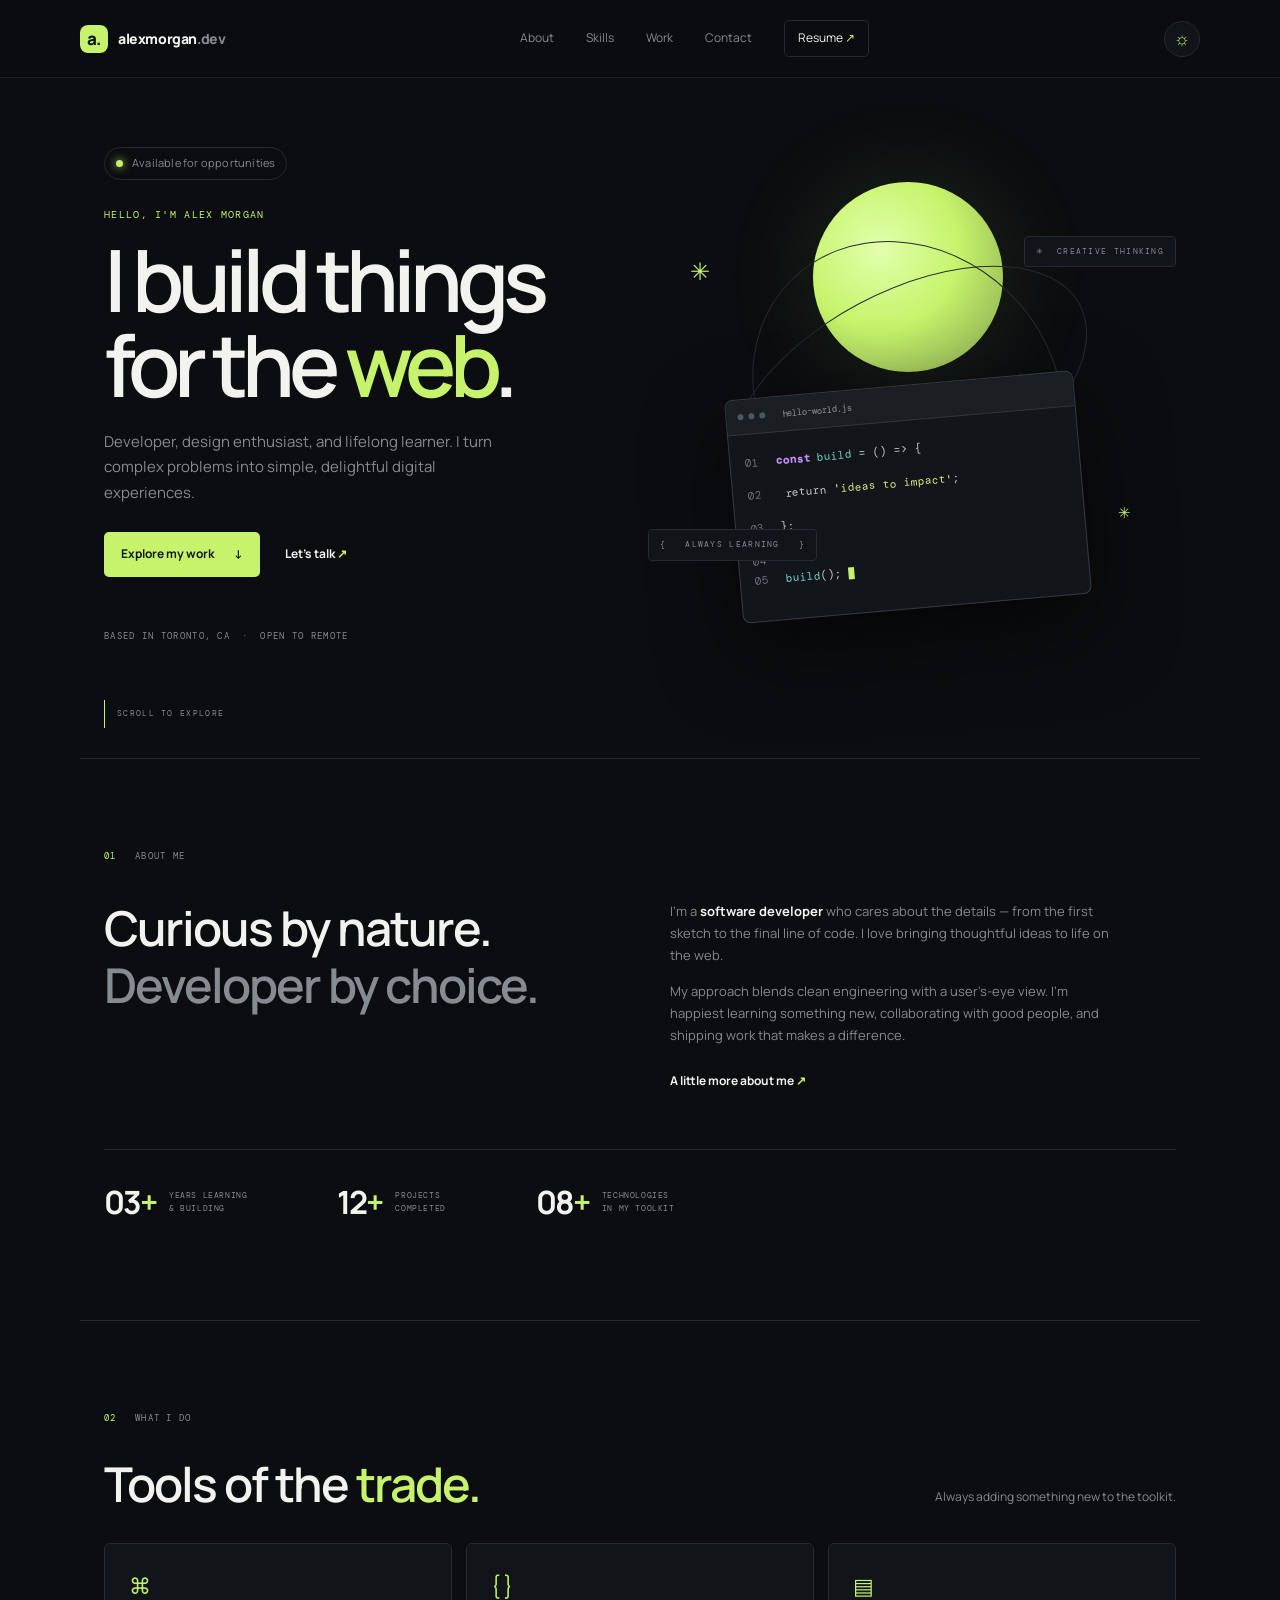
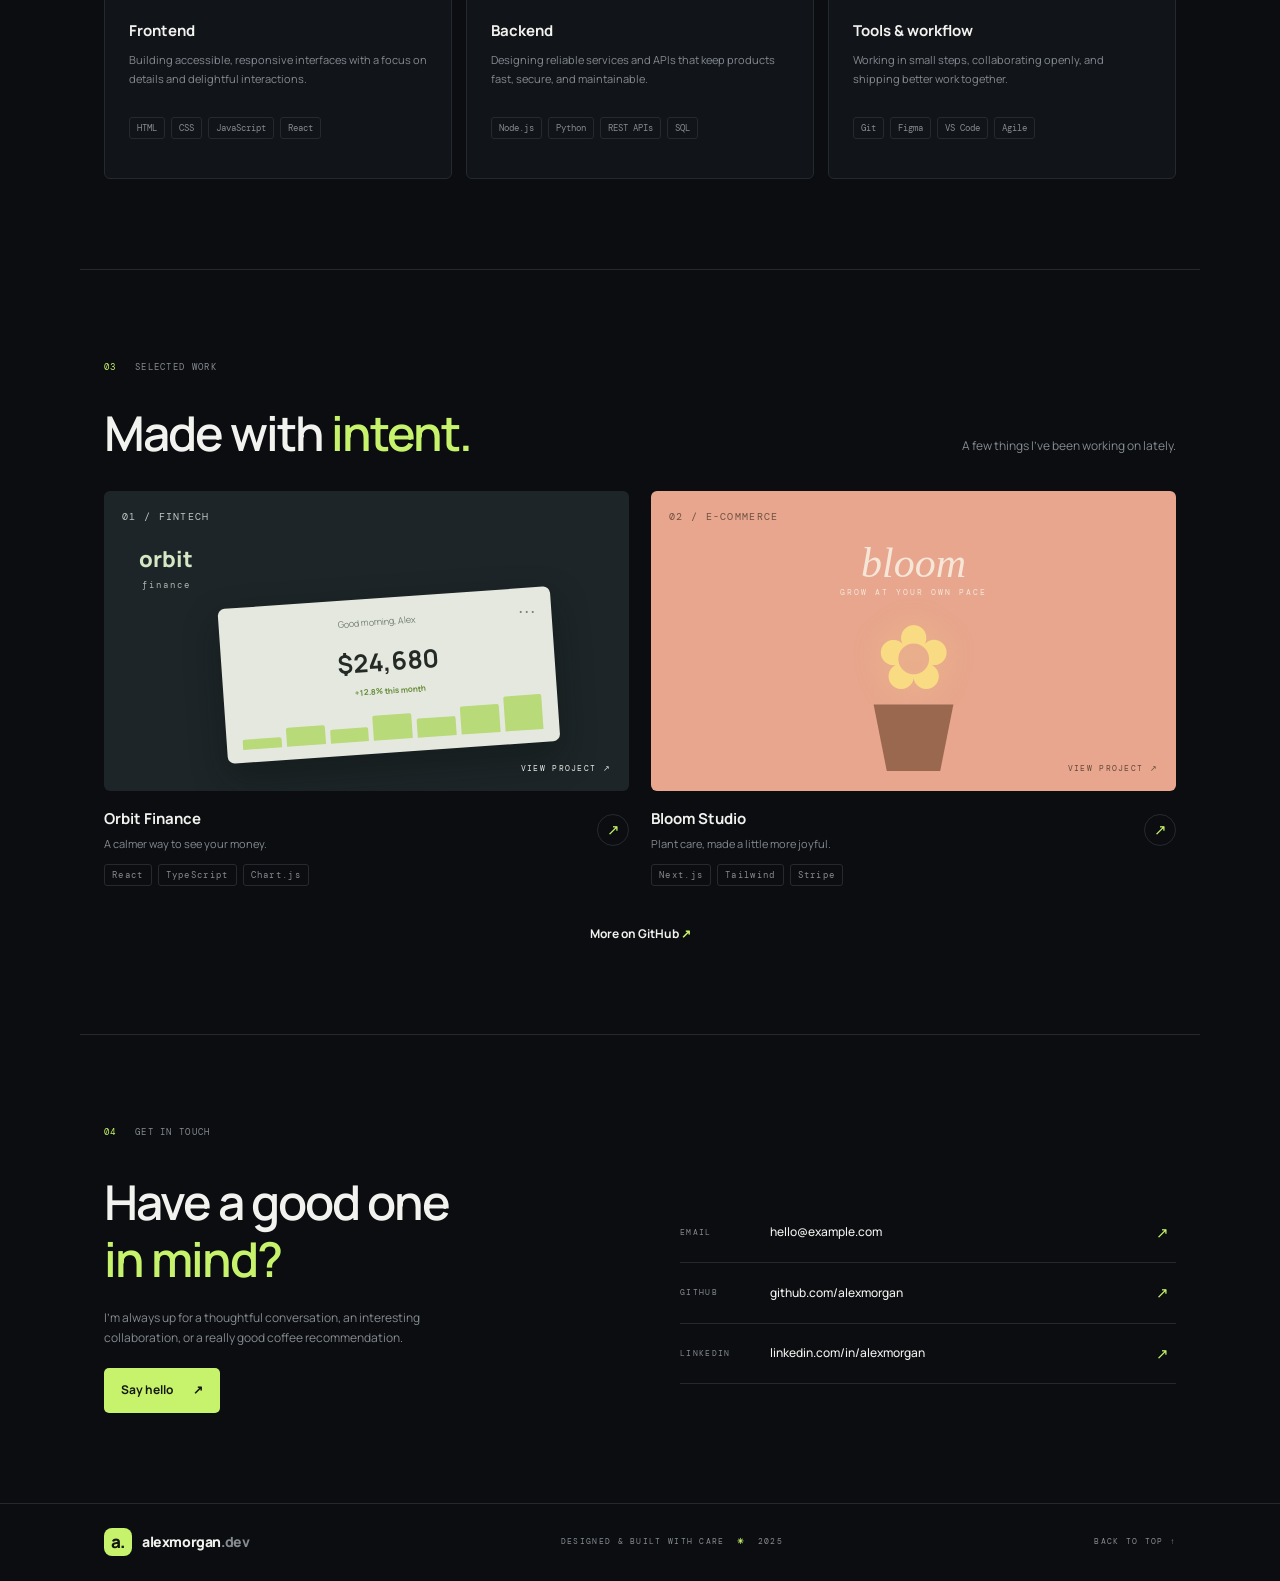
<file: 01-portfolio/index.html>
<!doctype html>
<html lang="en">
<head>
  <meta charset="utf-8">
  <meta name="viewport" content="width=device-width, initial-scale=1">
  <meta name="theme-color" content="#0b0d10">
  <meta name="description" content="A curious developer building thoughtful digital experiences.">
  <title>Alex Morgan — Developer</title>
  <link rel="preconnect" href="https://fonts.googleapis.com">
  <link rel="preconnect" href="https://fonts.gstatic.com" crossorigin>
  <link href="https://fonts.googleapis.com/css2?family=DM+Mono:wght@400;500&family=Manrope:wght@400;500;600;700;800&display=swap" rel="stylesheet">
  <link rel="stylesheet" href="styles.css">
  <script src="script.js" defer></script>
</head>
<body>
  <a class="skip-link" href="#main">Skip to content</a>
  <header class="site-header">
    <a class="brand" href="#top" aria-label="Alex Morgan home"><span class="brand-mark">a.</span><span>alexmorgan<span class="muted">.dev</span></span></a>
    <button class="menu-toggle" aria-label="Open navigation" aria-expanded="false" aria-controls="primary-nav"><span></span><span></span></button>
    <nav id="primary-nav" class="nav" aria-label="Main navigation">
      <a href="#about">About</a><a href="#skills">Skills</a><a href="#work">Work</a><a href="#contact">Contact</a>
      <a class="resume-link" href="resume.pdf" download>Resume <span>↗</span></a>
    </nav>
    <button class="theme-toggle" aria-label="Switch to light theme" title="Toggle theme"><span class="theme-icon">☼</span></button>
  </header>
  <main id="main">
    <section class="hero section-wrap" id="top">
      <div class="hero-copy">
        <div class="availability"><span class="pulse"></span> Available for opportunities</div>
        <p class="eyebrow">HELLO, I'M ALEX MORGAN</p>
        <h1>I build things<br>for the <span class="accent">web<span class="period">.</span></span></h1>
        <p class="hero-intro">Developer, design enthusiast, and lifelong learner. I turn complex problems into simple, delightful digital experiences.</p>
        <div class="hero-actions"><a class="button button-primary" href="#work">Explore my work <span>↓</span></a><a class="text-link" href="#contact">Let's talk <span>↗</span></a></div>
        <div class="hero-meta"><span>BASED IN TORONTO, CA</span><span>·</span><span>OPEN TO REMOTE</span></div>
      </div>
      <div class="hero-art" aria-label="Abstract illustration of a developer workspace">
        <div class="orbit orbit-one"></div><div class="orbit orbit-two"></div>
        <div class="art-sun"></div>
        <div class="code-card"><div class="code-top"><span></span><span></span><span></span><small>hello-world.js</small></div><div class="code-lines"><p><i>01</i> <b>const</b> <em>build</em> = () =&gt; {</p><p><i>02</i> &nbsp;return <strong>'ideas to impact'</strong>;</p><p><i>03</i> };</p><p class="code-gap"><i>04</i></p><p><i>05</i> <em>build</em>(); <span class="cursor"></span></p></div></div>
        <div class="floating-tag tag-top">✳&nbsp; CREATIVE THINKING</div><div class="floating-tag tag-bottom">{ &nbsp; ALWAYS LEARNING &nbsp; }</div>
        <div class="art-star star-a">✳</div><div class="art-star star-b">✳</div>
      </div>
      <a class="scroll-cue" href="#about"><span class="scroll-line"></span> SCROLL TO EXPLORE</a>
    </section>
    <section class="about section-wrap section-block" id="about">
      <div class="section-label"><span>01</span> ABOUT ME</div><div class="about-content"><h2>Curious by nature.<br><span class="muted">Developer by choice.</span></h2><div class="about-text"><p>I'm a <strong>software developer</strong> who cares about the details — from the first sketch to the final line of code. I love bringing thoughtful ideas to life on the web.</p><p>My approach blends clean engineering with a user's-eye view. I'm happiest learning something new, collaborating with good people, and shipping work that makes a difference.</p><a class="text-link" href="#contact">A little more about me <span>↗</span></a></div></div>
      <div class="stats"><div><strong>03<span>+</span></strong><small>YEARS LEARNING<br>& BUILDING</small></div><div><strong>12<span>+</span></strong><small>PROJECTS<br>COMPLETED</small></div><div><strong>08<span>+</span></strong><small>TECHNOLOGIES<br>IN MY TOOLKIT</small></div></div>
    </section>
    <section class="skills section-wrap section-block" id="skills"><div class="section-label"><span>02</span> WHAT I DO</div><div class="section-heading"><h2>Tools of the <span class="accent">trade.</span></h2><p>Always adding something new to the toolkit.</p></div><div class="skills-grid">
      <article class="skill-card"><div class="skill-icon">⌘</div><h3>Frontend</h3><p>Building accessible, responsive interfaces with a focus on details and delightful interactions.</p><div class="chips"><span>HTML</span><span>CSS</span><span>JavaScript</span><span>React</span></div></article>
      <article class="skill-card"><div class="skill-icon">{ }</div><h3>Backend</h3><p>Designing reliable services and APIs that keep products fast, secure, and maintainable.</p><div class="chips"><span>Node.js</span><span>Python</span><span>REST APIs</span><span>SQL</span></div></article>
      <article class="skill-card"><div class="skill-icon">▤</div><h3>Tools & workflow</h3><p>Working in small steps, collaborating openly, and shipping better work together.</p><div class="chips"><span>Git</span><span>Figma</span><span>VS Code</span><span>Agile</span></div></article>
    </div></section>
    <section class="work section-wrap section-block" id="work"><div class="section-label"><span>03</span> SELECTED WORK</div><div class="section-heading"><h2>Made with <span class="accent">intent.</span></h2><p>A few things I've been working on lately.</p></div><div class="projects-grid">
      <article class="project-card"><button class="project-visual visual-orbit" data-project="0" aria-label="View details for Orbit Finance"><span class="visual-caption">01 / FINTECH</span><div class="orbit-logo">orbit<span>finance</span></div><div class="visual-window"><div class="window-head">Good morning, Alex <span>•••</span></div><div class="window-balance">$24,680<small>+12.8% this month</small></div><div class="chart"><span></span><span></span><span></span><span></span><span></span><span></span><span></span></div></div><span class="view-project">VIEW PROJECT ↗</span></button><div class="project-info"><div><h3>Orbit Finance</h3><p>A calmer way to see your money.</p></div><button class="project-arrow" data-project="0" aria-label="View Orbit Finance details">↗</button></div><div class="project-tags"><span>React</span><span>TypeScript</span><span>Chart.js</span></div></article>
      <article class="project-card"><button class="project-visual visual-bloom" data-project="1" aria-label="View details for Bloom Studio"><span class="visual-caption">02 / E-COMMERCE</span><div class="bloom-word">bloom<span>GROW AT YOUR OWN PACE</span></div><div class="bloom-pot"><div class="bloom-flower">✿</div><div class="pot"></div></div><span class="view-project">VIEW PROJECT ↗</span></button><div class="project-info"><div><h3>Bloom Studio</h3><p>Plant care, made a little more joyful.</p></div><button class="project-arrow" data-project="1" aria-label="View Bloom Studio details">↗</button></div><div class="project-tags"><span>Next.js</span><span>Tailwind</span><span>Stripe</span></div></article>
    </div><a class="all-projects text-link" href="https://github.com/" target="_blank" rel="noreferrer">More on GitHub <span>↗</span></a></section>
    <section class="contact section-wrap section-block" id="contact"><div class="section-label"><span>04</span> GET IN TOUCH</div><div class="contact-layout"><div><h2>Have a good one<br><span class="accent">in mind?</span></h2><p>I'm always up for a thoughtful conversation, an interesting collaboration, or a really good coffee recommendation.</p><a class="button button-primary" href="mailto:hello@example.com">Say hello <span>↗</span></a></div><div class="contact-links"><a href="mailto:hello@example.com"><span>EMAIL</span><strong>hello@example.com</strong><i>↗</i></a><a href="https://github.com/" target="_blank" rel="noreferrer"><span>GITHUB</span><strong>github.com/alexmorgan</strong><i>↗</i></a><a href="https://linkedin.com/" target="_blank" rel="noreferrer"><span>LINKEDIN</span><strong>linkedin.com/in/alexmorgan</strong><i>↗</i></a></div></div></section>
  </main>
  <footer class="site-footer"><a class="brand" href="#top"><span class="brand-mark">a.</span><span>alexmorgan<span class="muted">.dev</span></span></a><span>DESIGNED & BUILT WITH CARE <b>✳</b> 2025</span><a href="#top">BACK TO TOP ↑</a></footer>
  <dialog class="project-modal" aria-labelledby="modal-title"><button class="modal-close" aria-label="Close details">×</button><p class="eyebrow" id="modal-type"></p><h2 id="modal-title"></h2><p id="modal-description"></p><div class="modal-stack" id="modal-stack"></div><a class="text-link" id="modal-link" href="#" target="_blank" rel="noreferrer">View project <span>↗</span></a></dialog>
</body>
</html>
</file>
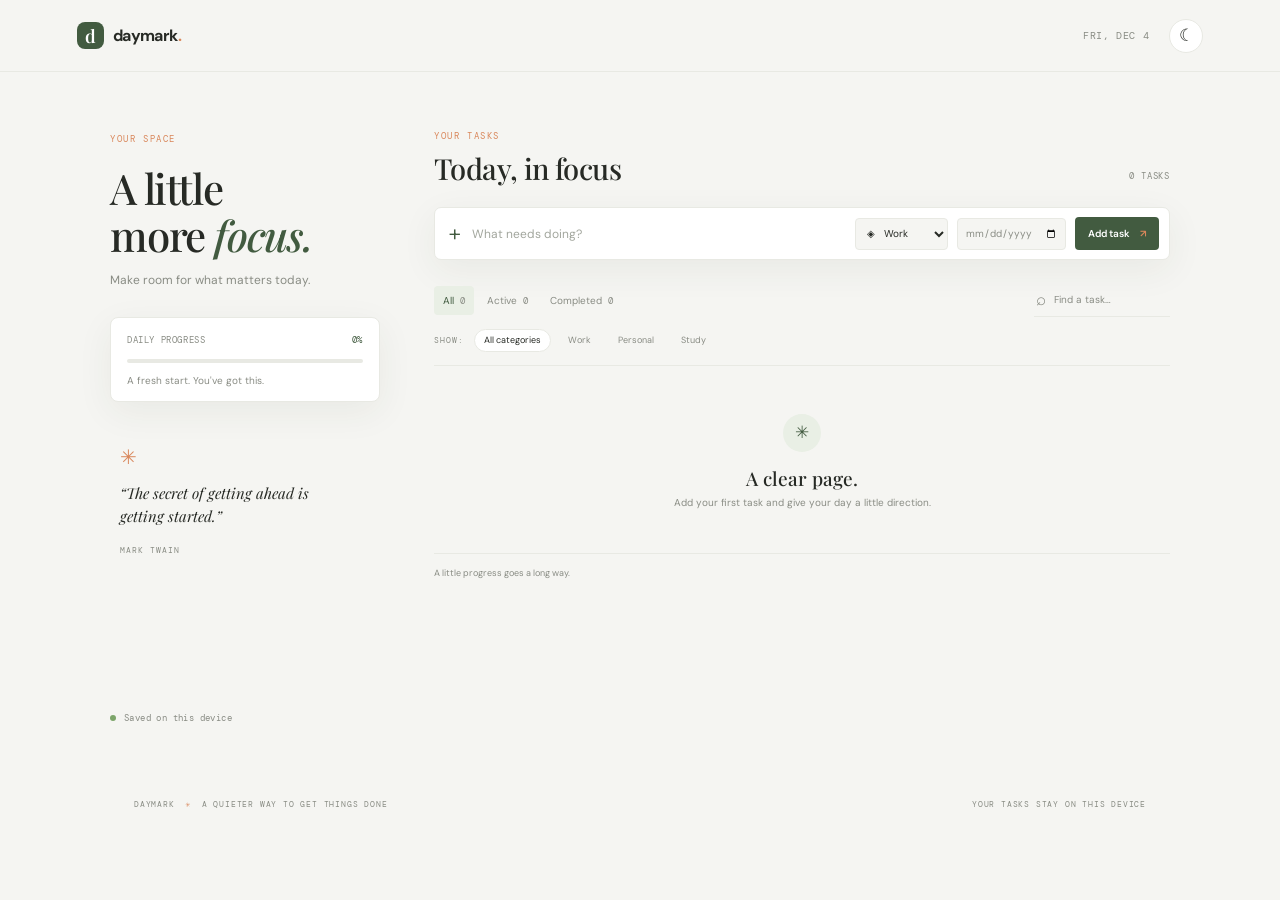
<file: 02-task-manager/index.html>
<!doctype html>
<html lang="en">
<head>
  <meta charset="utf-8">
  <meta name="viewport" content="width=device-width, initial-scale=1">
  <meta name="theme-color" content="#f5f5f2">
  <meta name="description" content="A quiet space to plan your day and keep moving.">
  <title>Daymark — Make space for what matters</title>
  <link rel="preconnect" href="https://fonts.googleapis.com">
  <link rel="preconnect" href="https://fonts.gstatic.com" crossorigin>
  <link href="https://fonts.googleapis.com/css2?family=DM+Mono:wght@400;500&family=DM+Sans:wght@400;500;600;700&family=Playfair+Display:wght@500;600&display=swap" rel="stylesheet">
  <link rel="stylesheet" href="styles.css">
  <script src="app.js" defer></script>
</head>
<body>
  <header class="topbar">
    <a class="brand" href="#" aria-label="Daymark home"><span class="brand-icon">d</span><span>daymark<span class="brand-period">.</span></span></a>
    <div class="topbar-right"><span class="today-label" id="today-label"></span><button class="icon-button theme-button" id="theme-button" type="button" aria-label="Switch to dark theme" title="Toggle theme">☾</button></div>
  </header>
  <main class="app-shell">
    <aside class="sidebar" aria-label="Task overview">
      <div class="greeting"><span class="eyebrow">YOUR SPACE</span><h1>A little<br>more <em>focus.</em></h1><p>Make room for what matters today.</p></div>
      <div class="progress-card"><div class="progress-top"><span>DAILY PROGRESS</span><span id="progress-label">0%</span></div><div class="progress-track"><span id="progress-bar"></span></div><p id="progress-caption">A fresh start. You've got this.</p></div>
      <div class="sidebar-note"><span class="note-mark">✳</span><p>“The secret of getting ahead is getting started.”</p><small>MARK TWAIN</small></div>
      <div class="storage-note"><span class="storage-dot"></span> Saved on this device</div>
    </aside>
    <section class="workspace" aria-label="Tasks">
      <div class="workspace-heading"><div><span class="eyebrow">YOUR TASKS</span><h2 id="list-heading">Today, in focus</h2></div><span class="task-count" id="task-count">0 TASKS</span></div>
      <form class="task-form" id="task-form">
        <label class="sr-only" for="task-title">What needs doing?</label><span class="form-plus" aria-hidden="true">+</span><input id="task-title" name="title" type="text" maxlength="120" placeholder="What needs doing?" autocomplete="off" required>
        <label class="sr-only" for="task-category">Category</label><select id="task-category" name="category"><option value="Work">◈ &nbsp; Work</option><option value="Personal">○ &nbsp; Personal</option><option value="Study">△ &nbsp; Study</option></select>
        <label class="sr-only" for="task-due">Due date</label><input class="date-input" id="task-due" name="due" type="date" aria-label="Due date, optional" title="Due date (optional)">
        <button class="add-button" type="submit">Add task <span>↗</span></button>
      </form>
      <div class="toolbar"><div class="filters" role="group" aria-label="Filter tasks"><button class="filter-button active" type="button" data-filter="all" aria-pressed="true">All <span id="all-count">0</span></button><button class="filter-button" type="button" data-filter="active" aria-pressed="false">Active <span id="active-count">0</span></button><button class="filter-button" type="button" data-filter="completed" aria-pressed="false">Completed <span id="completed-count">0</span></button></div><label class="search-box"><span aria-hidden="true">⌕</span><input id="search-input" type="search" placeholder="Find a task…" aria-label="Search tasks"></label></div>
      <div class="category-row" aria-label="Filter by category"><span>SHOW:</span><button class="category-filter selected" type="button" data-category="All" aria-pressed="true">All categories</button><button class="category-filter" type="button" data-category="Work" aria-pressed="false">Work</button><button class="category-filter" type="button" data-category="Personal" aria-pressed="false">Personal</button><button class="category-filter" type="button" data-category="Study" aria-pressed="false">Study</button></div>
      <ul class="task-list" id="task-list" aria-live="polite"></ul>
      <div class="empty-state" id="empty-state"><div class="empty-icon">✳</div><h3 id="empty-title">A clear page.</h3><p id="empty-copy">Add your first task and give your day a little direction.</p></div>
      <div class="list-footer"><span id="footer-summary">A little progress goes a long way.</span><button id="clear-completed" type="button" hidden>Clear completed</button></div>
    </section>
  </main>
  <dialog class="edit-dialog" id="edit-dialog" aria-labelledby="edit-heading"><form id="edit-form"><div class="dialog-heading"><div><span class="eyebrow">MAKE A CHANGE</span><h2 id="edit-heading">Edit task</h2></div><button class="icon-button close-dialog" type="button" aria-label="Close">×</button></div><label for="edit-title">Task</label><input id="edit-title" name="title" maxlength="120" required><div class="edit-fields"><div><label for="edit-category">Category</label><select id="edit-category" name="category"><option>Work</option><option>Personal</option><option>Study</option></select></div><div><label for="edit-due">Due date</label><input id="edit-due" name="due" type="date"></div></div><div class="dialog-actions"><button class="cancel-button" type="button">Cancel</button><button class="add-button" type="submit">Save changes <span>↗</span></button></div></form></dialog>
  <footer><span>DAYMARK <b>✳</b> A QUIETER WAY TO GET THINGS DONE</span><span>YOUR TASKS STAY ON THIS DEVICE</span></footer>
</body>
</html>
</file>
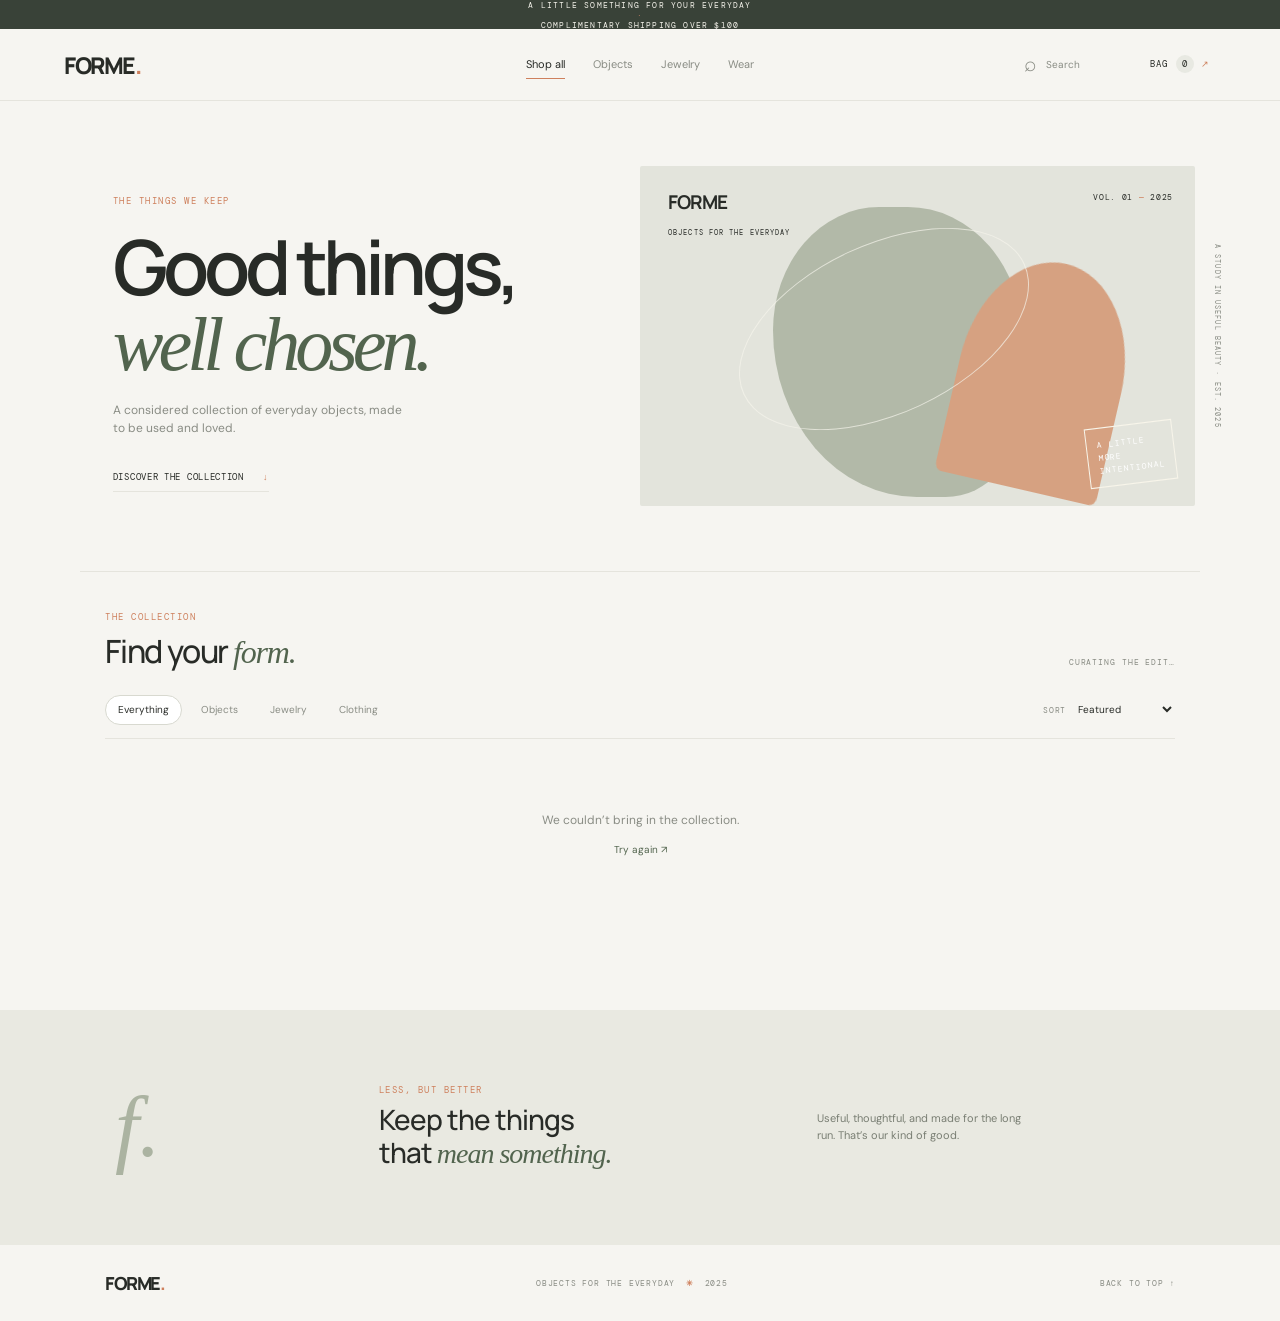
<file: 04-storefront/index.html>
<!doctype html>
<html lang="en">
<head>
  <meta charset="utf-8"><meta name="viewport" content="width=device-width, initial-scale=1"><meta name="theme-color" content="#f6f5f1">
  <meta name="description" content="Objects for the everyday. Shop a considered collection of essentials.">
  <title>FORME — Objects for the everyday</title>
  <link rel="preconnect" href="https://fonts.googleapis.com"><link rel="preconnect" href="https://fonts.gstatic.com" crossorigin>
  <link href="https://fonts.googleapis.com/css2?family=DM+Mono:wght@400;500&family=DM+Sans:wght@400;500;600;700&family=Manrope:wght@400;500;600;700;800&display=swap" rel="stylesheet">
  <link rel="stylesheet" href="styles.css"><script src="app.js" defer></script>
</head>
<body>
  <div class="announcement">A LITTLE SOMETHING FOR YOUR EVERYDAY <span>·</span> COMPLIMENTARY SHIPPING OVER $100</div>
  <header class="site-header"><a class="brand" href="#top">FORME<span>.</span></a><nav class="main-nav" aria-label="Shop categories"><a href="#shop" data-nav-category="all" class="selected">Shop all</a><a href="#shop" data-nav-category="electronics">Objects</a><a href="#shop" data-nav-category="jewelery">Jewelry</a><a href="#shop" data-nav-category="clothing">Wear</a></nav><div class="header-actions"><label class="header-search"><span>⌕</span><input id="search-input" type="search" placeholder="Search" aria-label="Search products"></label><button class="cart-trigger" id="open-cart" aria-label="Open shopping bag">BAG <span id="cart-count">0</span><i>↗</i></button></div></header>
  <main id="top">
    <section class="hero"><div class="hero-copy"><p class="hero-kicker">THE THINGS WE KEEP</p><h1>Good things,<br><em>well chosen.</em></h1><p>A considered collection of everyday objects, made to be used and loved.</p><a href="#shop" class="hero-link">DISCOVER THE COLLECTION <span>↓</span></a></div><div class="hero-visual"><div class="hero-shape shape-one"></div><div class="hero-shape shape-two"></div><div class="hero-label">FORME<br><small>OBJECTS FOR THE EVERYDAY</small></div><div class="hero-index">VOL. 01 <span>—</span> 2025</div><div class="hero-orbit"></div><div class="hero-stamp">A LITTLE<br>MORE<br>INTENTIONAL</div></div><span class="hero-side-label">A STUDY IN USEFUL BEAUTY · EST. 2025</span></section>
    <section class="shop-section" id="shop"><div class="shop-heading"><div><p class="eyebrow">THE COLLECTION</p><h2>Find your <em>form.</em></h2></div><span id="result-count" class="result-count">CURATING THE EDIT…</span></div>
      <div class="shop-toolbar"><div class="filters" role="group" aria-label="Filter products by category"><button class="filter-chip selected" data-category="all" aria-pressed="true">Everything</button><button class="filter-chip" data-category="electronics" aria-pressed="false">Objects</button><button class="filter-chip" data-category="jewelery" aria-pressed="false">Jewelry</button><button class="filter-chip" data-category="clothing" aria-pressed="false">Clothing</button></div><label class="sort-control"><span>SORT</span><select id="sort-select" aria-label="Sort products"><option value="featured">Featured</option><option value="price-asc">Price: low to high</option><option value="price-desc">Price: high to low</option><option value="rating">Top rated</option></select></label></div>
      <div id="loading" class="loading-state"><span class="spinner"></span><span>Finding the good stuff…</span></div><div id="error" class="error-state" hidden><span>We couldn’t bring in the collection.</span><button id="retry-button">Try again ↗</button></div><div id="product-grid" class="product-grid" aria-live="polite"></div><div id="empty" class="empty-state" hidden><p>Nothing in this little corner.</p><button id="reset-filters">Clear filters ↗</button></div>
    </section>
    <section class="editorial"><div class="editorial-mark">f.</div><div><p class="eyebrow">LESS, BUT BETTER</p><h2>Keep the things<br>that <em>mean something.</em></h2></div><p>Useful, thoughtful, and made for the long run. That’s our kind of good.</p></section>
  </main>
  <footer class="site-footer"><a class="brand" href="#top">FORME<span>.</span></a><span>OBJECTS FOR THE EVERYDAY <b>✳</b> 2025</span><a href="#top">BACK TO TOP ↑</a></footer>
  <div class="drawer-backdrop" id="drawer-backdrop"></div><aside class="cart-drawer" id="cart-drawer" aria-label="Shopping bag" aria-hidden="true"><div class="drawer-head"><div><p class="eyebrow">YOUR SELECTION</p><h2>Your bag <span id="drawer-count">(0)</span></h2></div><button id="close-cart" class="close-button" aria-label="Close bag">×</button></div><div class="cart-items" id="cart-items"></div><div id="cart-empty" class="cart-empty"><span>○</span><p>Your bag is having a quiet moment.</p><button id="continue-shopping">KEEP BROWSING ↗</button></div><div class="cart-bottom" id="cart-bottom"><div class="shipping-note" id="shipping-note">Complimentary shipping over $100</div><div class="totals"><div><span>Subtotal</span><span id="subtotal">$0.00</span></div><div><span>Shipping</span><span id="shipping">$0.00</span></div><div><span>Estimated tax <small>(8%)</small></span><span id="tax">$0.00</span></div><div class="total-line"><strong>Total</strong><strong id="total">$0.00</strong></div></div><button class="checkout-button" id="checkout-button">Continue to checkout <span>↗</span></button><p class="checkout-caption">Shipping and taxes calculated at checkout.</p></div></aside>
  <dialog id="checkout-dialog" class="checkout-dialog"><button id="checkout-close" class="close-button" aria-label="Close checkout">×</button><div class="checkout-success">✓</div><p class="eyebrow">ALL SET</p><h2>Consider it <em>yours.</em></h2><p class="confirmation-copy">Your order is confirmed. This was a demo checkout, so no payment was collected.</p><div class="order-reference">ORDER <span id="order-number">—</span></div><button id="done-button" class="checkout-button">Back to the collection <span>↗</span></button></dialog>
</body>
</html>
</file>
<file: 01-portfolio/styles.css>
:root{color-scheme:dark;--bg:#0b0d10;--panel:#111419;--panel2:#171b21;--text:#f2f3ef;--muted:#858b91;--line:#252a30;--lime:#c6f36b;--mono:'DM Mono',monospace;--sans:'Manrope',sans-serif}*{box-sizing:border-box}html{scroll-behavior:smooth;scroll-padding-top:90px}body{margin:0;background:var(--bg);color:var(--text);font-family:var(--sans);font-size:15px;line-height:1.7;transition:background .25s,color .25s}body.light{color-scheme:light;--bg:#f5f6f2;--panel:#fff;--panel2:#eaede6;--text:#171a16;--muted:#686f67;--line:#dfe3db;--lime:#618d14}a{color:inherit;text-decoration:none}button{font:inherit;color:inherit}.skip-link{position:absolute;top:-60px;left:16px;background:var(--lime);color:#111;padding:8px 14px;z-index:9}.skip-link:focus{top:8px}.site-header{height:78px;position:sticky;top:0;z-index:5;display:flex;align-items:center;justify-content:space-between;padding:0 max(calc((100vw - 1120px)/2),6vw);background:color-mix(in srgb,var(--bg) 88%,transparent);backdrop-filter:blur(16px);border-bottom:1px solid color-mix(in srgb,var(--line) 65%,transparent)}.brand{display:flex;align-items:center;gap:10px;font-size:14px;font-weight:800;letter-spacing:-.4px}.brand-mark{display:grid;place-items:center;width:28px;height:28px;background:var(--lime);color:#121510;border-radius:8px;font-size:17px}.muted{color:var(--muted)}.nav{display:flex;align-items:center;gap:32px;font-size:12px;color:var(--muted)}.nav a:hover,.text-link:hover{color:var(--lime)}.nav .resume-link{color:var(--text);border:1px solid var(--line);padding:7px 13px;border-radius:5px}.resume-link span{color:var(--lime)}.theme-toggle,.menu-toggle{border:1px solid var(--line);background:var(--panel);width:36px;height:36px;border-radius:50%;cursor:pointer}.theme-icon{font-size:18px;color:var(--lime)}.menu-toggle{display:none}.section-wrap{max-width:1120px;margin:0 auto;padding-left:24px;padding-right:24px}.hero{min-height:680px;display:grid;grid-template-columns:1fr 1fr;align-items:center;position:relative;padding-top:50px;padding-bottom:95px}.hero-copy{position:relative;z-index:1}.availability,.eyebrow,.hero-meta,.section-label,.scroll-cue,.floating-tag,.visual-caption,.view-project,.project-tags,.contact-links>a>span,.site-footer>span,.site-footer>a:last-child{font-family:var(--mono);font-size:10px;letter-spacing:1.3px}.availability{color:var(--muted);display:inline-flex;align-items:center;gap:9px;border:1px solid var(--line);padding:6px 11px;border-radius:20px;margin-bottom:26px;letter-spacing:.2px;font-family:var(--sans);font-size:11px}.pulse{width:7px;height:7px;border-radius:50%;background:var(--lime);box-shadow:0 0 10px var(--lime)}.eyebrow{color:var(--lime);margin:0 0 14px}h1,h2,h3,p{margin-top:0}h1{font-size:clamp(54px,7vw,86px);letter-spacing:-6px;line-height:.99;margin:0 0 22px;font-weight:600}.accent{color:var(--lime)}.period{color:var(--text)}.hero-intro{color:var(--muted);font-size:15px;max-width:410px;margin-bottom:27px}.hero-actions{display:flex;align-items:center;gap:25px}.button{display:inline-flex;align-items:center;gap:20px;padding:12px 17px;border-radius:5px;font-size:12px;font-weight:700}.button-primary{background:var(--lime);color:#141710}.button-primary:hover{transform:translateY(-2px)}.text-link{font-size:12px;font-weight:700}.text-link span{color:var(--lime)}.hero-meta{display:flex;gap:12px;color:var(--muted);margin-top:52px;font-size:9px}.hero-art{height:440px;position:relative;display:grid;place-items:center}.orbit{position:absolute;border:1px solid var(--line);border-radius:50%;transform:rotate(-28deg)}.orbit-one{width:390px;height:210px}.orbit-two{width:330px;height:290px;transform:rotate(44deg)}.art-sun{width:190px;height:190px;border-radius:50%;background:radial-gradient(circle at 35% 35%,#e2ffad,var(--lime) 45%,#829f4e 100%);box-shadow:0 0 100px #b4e6611f}.code-card{position:relative;width:350px;background:#12161a;border:1px solid #343b40;border-radius:8px;box-shadow:0 30px 80px #0008;overflow:hidden;transform:rotate(-5deg)}.code-top{height:35px;background:#1a1f24;border-bottom:1px solid #30363a;display:flex;align-items:center;gap:5px;padding:0 11px}.code-top>span{width:6px;height:6px;background:#50575c;border-radius:50%}.code-top small{margin-left:12px;color:#90979a;font:9px var(--mono)}.code-lines{padding:17px 14px 19px;font:11px/2 var(--mono);color:#c6cccb}.code-lines i{font-style:normal;color:#697278;margin-right:10px}.code-lines b{color:#c58eff}.code-lines em{font-style:normal;color:#78d3bf}.code-lines strong{font-weight:400;color:#d9ee85}.code-gap{height:8px}.cursor{display:inline-block;width:6px;height:12px;background:var(--lime);vertical-align:middle}.floating-tag{position:absolute;border:1px solid var(--line);background:var(--panel);padding:8px 11px;border-radius:4px;color:var(--muted);font-size:8px}.tag-top{top:60px;right:0}.tag-bottom{bottom:55px;left:8px}.art-star{position:absolute;color:var(--lime)}.star-a{top:75px;left:50px;font-size:24px}.star-b{bottom:90px;right:45px;font-size:15px}.scroll-cue{position:absolute;bottom:30px;left:24px;display:flex;align-items:center;gap:12px;color:var(--muted);font-size:8px}.scroll-line{height:28px;width:1px;background:var(--lime)}.section-block{padding-top:90px;padding-bottom:90px;border-top:1px solid var(--line)}.section-label{color:var(--muted);font-size:9px}.section-label span{color:var(--lime);margin-right:12px}.about-content{display:grid;grid-template-columns:1fr 1fr;gap:60px;margin-top:36px}.about h2,.section-heading h2,.contact h2{font-size:clamp(32px,4vw,48px);line-height:1.18;letter-spacing:-2px;font-weight:600;margin:0}.about-text{color:var(--muted);font-size:13px;max-width:440px}.about-text strong{color:var(--text)}.about-text .text-link{display:inline-block;color:var(--text);margin-top:12px}.stats{display:flex;gap:90px;margin-top:58px;padding-top:25px;border-top:1px solid var(--line)}.stats>div{display:flex;align-items:center;gap:13px}.stats strong{font-size:32px;letter-spacing:-2px}.stats strong span{color:var(--lime)}.stats small{font:8px/1.7 var(--mono);letter-spacing:.6px;color:var(--muted)}.section-heading{display:flex;justify-content:space-between;align-items:end;margin:30px 0}.section-heading p{font-size:12px;color:var(--muted);margin:0 0 5px}.skills-grid{display:grid;grid-template-columns:repeat(3,1fr);gap:14px}.skill-card{background:var(--panel);border:1px solid var(--line);padding:24px;border-radius:6px;min-height:236px}.skill-icon{color:var(--lime);font-size:22px;height:45px}.skill-card h3,.project-info h3{font-size:15px;margin:5px 0 8px}.skill-card p{font-size:11px;color:var(--muted);min-height:55px}.chips,.project-tags{display:flex;gap:6px;flex-wrap:wrap}.chips span,.project-tags span,.modal-stack span{font:9px var(--mono);color:var(--muted);padding:4px 7px;border:1px solid var(--line);border-radius:3px}.projects-grid{display:grid;grid-template-columns:1fr 1fr;gap:22px}.project-visual{width:100%;height:300px;border:0;border-radius:6px;position:relative;overflow:hidden;display:grid;place-items:center;cursor:pointer}.visual-orbit{background:#1d2528}.visual-bloom{background:#e7a68d;color:#49362c}.visual-caption{position:absolute;top:17px;left:18px;color:#bdc8c2}.visual-bloom .visual-caption{color:#715242}.orbit-logo{position:absolute;top:50px;left:35px;color:#d5e7c5;font-size:22px;font-weight:800}.orbit-logo span{display:block;font:9px var(--mono);color:#aab6ad;letter-spacing:2px}.visual-window{width:65%;height:155px;background:#e5e8df;border-radius:7px;color:#242b26;padding:16px;transform:rotate(-4deg) translate(20px,35px);box-shadow:0 15px 35px #08100d60}.window-head{font-size:9px;color:#757e74}.window-head span{float:right}.window-balance{font-size:25px;font-weight:700;margin-top:12px}.window-balance small{display:block;font-size:8px;color:#678c39}.chart{display:flex;align-items:end;gap:5px;height:35px;margin-top:8px}.chart span{flex:1;background:#b8da79;border-radius:2px 2px 0 0}.chart span:nth-child(1){height:30%}.chart span:nth-child(2){height:55%}.chart span:nth-child(3){height:42%}.chart span:nth-child(4){height:72%}.chart span:nth-child(5){height:56%}.chart span:nth-child(6){height:80%}.chart span:nth-child(7){height:100%}.bloom-word{position:absolute;top:48px;font:italic 42px Georgia;color:#f5e6d7}.bloom-word span{display:block;text-align:center;font:8px var(--mono);letter-spacing:2px}.bloom-pot{position:absolute;top:110px;display:grid;justify-items:center}.bloom-flower{font-size:90px;color:#f9db84;line-height:1.2;text-shadow:0 0 30px #f9db8455}.pot{width:95px;height:67px;background:#9a684f;clip-path:polygon(8% 0,92% 0,78% 100%,22% 100%);margin-top:-5px}.view-project{position:absolute;bottom:16px;right:18px;color:#e4e9e2;font-size:8px}.visual-bloom .view-project{color:#674a3b}.project-info{display:flex;justify-content:space-between;align-items:center;padding:15px 0 10px}.project-info h3{margin:0 0 3px}.project-info p{margin:0;color:var(--muted);font-size:11px}.project-arrow{border:1px solid var(--line);background:transparent;width:32px;height:32px;border-radius:50%;color:var(--lime);cursor:pointer}.project-tags{font-size:8px}.all-projects{display:block;text-align:center;margin-top:38px}.contact-layout{display:grid;grid-template-columns:1fr 1fr;gap:80px;margin-top:34px}.contact-layout>div:first-child>p{color:var(--muted);max-width:350px;font-size:12px;margin:20px 0}.contact-links{align-self:center}.contact-links>a{display:grid;grid-template-columns:90px 1fr 20px;align-items:center;padding:17px 0;border-bottom:1px solid var(--line)}.contact-links>a>span{font-size:8px;color:var(--muted)}.contact-links strong{font-size:12px;font-weight:500}.contact-links i{font-style:normal;color:var(--lime)}.site-footer{border-top:1px solid var(--line);min-height:78px;display:flex;justify-content:space-between;align-items:center;padding:0 max(calc((100vw - 1072px)/2),6vw)}.site-footer>span{font-size:8px;color:var(--muted)}.site-footer>span b{color:var(--lime);padding:0 6px}.site-footer>a:last-child{font-size:8px;color:var(--muted)}.project-modal{width:min(450px,calc(100% - 32px));background:var(--panel);color:var(--text);border:1px solid var(--line);border-radius:8px;padding:32px}.project-modal::backdrop{background:#000b;backdrop-filter:blur(4px)}.modal-close{position:absolute;right:15px;top:10px;font-size:25px;background:none;border:0;cursor:pointer}.project-modal h2{margin:0 0 10px}.project-modal>p:not(.eyebrow){font-size:13px;color:var(--muted)}.modal-stack{display:flex;gap:6px;margin-bottom:20px}
@media(max-width:760px){.site-header{height:66px;padding:0 20px}.menu-toggle{display:grid;place-content:center;gap:5px;margin-left:auto;margin-right:12px}.menu-toggle span{display:block;width:15px;height:1px;background:var(--text)}.nav{display:none;position:absolute;top:65px;left:0;right:0;padding:20px;background:var(--bg);border-bottom:1px solid var(--line);flex-direction:column;gap:17px;align-items:stretch}.nav.open{display:flex}.nav .resume-link{text-align:center}.theme-toggle{width:34px;height:34px}.hero{grid-template-columns:1fr;padding-top:62px;padding-bottom:95px;min-height:0}.hero-art{height:340px;grid-row:1}.hero-copy{grid-row:2}.art-sun{width:145px;height:145px}.orbit-one{width:320px;height:175px}.orbit-two{width:270px;height:235px}.code-card{width:min(320px,90%)}.tag-top{right:3px;top:25px}.tag-bottom{left:0;bottom:25px}.hero-meta{margin-top:32px}.scroll-cue{bottom:24px}.section-block{padding-top:65px;padding-bottom:65px}.about-content,.contact-layout{grid-template-columns:1fr;gap:22px}.stats{gap:20px;justify-content:space-between;margin-top:35px}.stats>div{gap:7px}.stats strong{font-size:25px}.stats small{font-size:7px}.section-heading{display:block}.section-heading p{margin-top:10px}.skills-grid{grid-template-columns:1fr}.skill-card{min-height:0}.skill-card p{min-height:0}.projects-grid{grid-template-columns:1fr}.project-visual{height:260px}.contact-layout{gap:30px}.site-footer{padding:20px;gap:15px;flex-wrap:wrap}.site-footer>span{order:3;width:100%}}
@media(prefers-reduced-motion:reduce){html{scroll-behavior:auto}*,*::before,*::after{transition:none!important;animation:none!important}}
</file>
<file: 02-task-manager/styles.css>
:root{color-scheme:light;--bg:#f5f5f2;--paper:#fff;--ink:#272a25;--muted:#898c84;--line:#e8e9e3;--green:#425b40;--green-soft:#e9efe5;--orange:#d9875b;--shadow:0 10px 36px #293b2010;--sans:'DM Sans',sans-serif;--serif:'Playfair Display',serif;--mono:'DM Mono',monospace}*{box-sizing:border-box}body{margin:0;min-height:100vh;background:var(--bg);color:var(--ink);font:14px/1.5 var(--sans);transition:background .25s,color .25s}body.dark{color-scheme:dark;--bg:#171a17;--paper:#20241f;--ink:#eeefe9;--muted:#a2a79d;--line:#343a32;--green:#a7bd91;--green-soft:#2d382b;--orange:#e6a37b;--shadow:0 10px 36px #0003}button,input,select{font:inherit;color:inherit}button{cursor:pointer}a{color:inherit;text-decoration:none}.topbar{height:72px;border-bottom:1px solid var(--line);display:flex;justify-content:space-between;align-items:center;padding:0 max(calc((100vw - 1160px)/2),6vw)}.brand{display:flex;align-items:center;gap:9px;font-weight:700;font-size:16px;letter-spacing:-.6px}.brand-icon{display:grid;place-items:center;width:27px;height:27px;border-radius:8px;background:var(--green);color:var(--paper);font:600 18px var(--serif)}.brand-period{color:var(--orange)}.topbar-right{display:flex;align-items:center;gap:20px}.today-label{font:10px var(--mono);letter-spacing:.6px;color:var(--muted);text-transform:uppercase}.icon-button{width:34px;height:34px;display:grid;place-items:center;background:var(--paper);border:1px solid var(--line);border-radius:50%;font-size:17px}.app-shell{width:min(1060px,calc(100% - 48px));margin:52px auto 75px;display:grid;grid-template-columns:270px minmax(0,1fr);gap:54px}.sidebar{min-height:600px;display:flex;flex-direction:column}.eyebrow{font:9px var(--mono);letter-spacing:1.6px;color:var(--orange)}.greeting{padding:3px 0 28px}.greeting h1{font:500 42px/1.13 var(--serif);letter-spacing:-1.2px;margin:17px 0 11px}.greeting h1 em{font-weight:500;color:var(--green)}.greeting p{font-size:12px;color:var(--muted);margin:0}.progress-card{background:var(--paper);border:1px solid var(--line);border-radius:8px;padding:16px 16px 13px;box-shadow:var(--shadow)}.progress-top{display:flex;justify-content:space-between;font:9px var(--mono);letter-spacing:.6px;color:var(--muted)}.progress-top span:last-child{color:var(--green)}.progress-track{height:4px;background:var(--line);border-radius:3px;margin:13px 0 10px;overflow:hidden}.progress-track span{display:block;width:0;height:100%;background:var(--green);border-radius:inherit;transition:width .35s ease}.progress-card p{color:var(--muted);font-size:10px;margin:0}.sidebar-note{margin-top:40px;padding:0 10px}.note-mark{font-size:20px;color:var(--orange)}.sidebar-note p{font:italic 15px/1.55 var(--serif);max-width:205px;margin:10px 0}.sidebar-note small{font:8px var(--mono);letter-spacing:1px;color:var(--muted)}.storage-note{margin-top:auto;font:9px var(--mono);letter-spacing:.4px;color:var(--muted);display:flex;align-items:center;gap:8px}.storage-dot{width:6px;height:6px;border-radius:50%;background:#7da56a}.workspace{min-width:0}.workspace-heading{display:flex;align-items:end;justify-content:space-between;margin:0 0 20px}.workspace-heading h2{font:500 29px var(--serif);letter-spacing:-.6px;margin:4px 0 0}.task-count{font:9px var(--mono);letter-spacing:.8px;color:var(--muted);padding-bottom:5px}.task-form{display:flex;align-items:center;gap:9px;padding:9px 10px 9px 14px;background:var(--paper);border:1px solid var(--line);border-radius:7px;box-shadow:var(--shadow)}.form-plus{color:var(--green);font-size:23px;font-weight:300;line-height:1}.task-form>input[type=text]{flex:1;min-width:80px;border:0;outline:0;background:transparent;font-size:12px}.task-form>input::placeholder{color:#a2a69d}.task-form select,.task-form .date-input{height:32px;border:1px solid var(--line);border-radius:4px;padding:0 7px;background:var(--bg);font-size:10px;max-width:115px}.task-form .date-input{max-width:126px;color:var(--muted)}.add-button{border:0;border-radius:4px;background:var(--green);color:var(--paper);padding:9px 13px;font-size:10px;font-weight:600;white-space:nowrap}.add-button span{margin-left:8px;color:var(--orange)}.toolbar{display:flex;justify-content:space-between;align-items:center;margin:24px 0 12px}.filters{display:flex;gap:4px}.filter-button{border:0;background:transparent;color:var(--muted);border-radius:4px;padding:7px 9px;font-size:10px}.filter-button span{font:9px var(--mono);padding-left:3px;color:var(--muted)}.filter-button.active{color:var(--green);background:var(--green-soft)}.search-box{display:flex;align-items:center;gap:6px;border-bottom:1px solid var(--line);padding:3px 2px;color:var(--muted)}.search-box>span{font-size:17px}.search-box input{width:116px;border:0;outline:0;background:transparent;font-size:10px}.search-box input::placeholder{color:var(--muted)}.category-row{display:flex;align-items:center;gap:7px;padding:0 0 13px;border-bottom:1px solid var(--line);overflow:auto}.category-row>span{font:8px var(--mono);letter-spacing:1px;color:var(--muted);margin-right:3px}.category-filter{background:transparent;border:1px solid transparent;border-radius:15px;color:var(--muted);padding:4px 9px;font-size:9px;white-space:nowrap}.category-filter.selected{border-color:var(--line);color:var(--ink);background:var(--paper)}.task-list{list-style:none;padding:0;margin:0}.task-item{display:flex;align-items:center;gap:12px;padding:14px 6px;border-bottom:1px solid var(--line);animation:slide-in .25s ease both}.task-item.removing{animation:fade-out .2s ease forwards}@keyframes slide-in{from{opacity:0;transform:translateY(5px)}to{opacity:1;transform:none}}@keyframes fade-out{to{opacity:0;transform:translateX(12px)}}.task-check{width:17px;height:17px;flex:none;border:1.5px solid #bdc2b8;border-radius:50%;background:transparent;display:grid;place-items:center;color:transparent;font-size:10px;padding:0;transition:all .2s}.task-item.done .task-check{background:var(--green);border-color:var(--green);color:var(--paper)}.task-body{min-width:0;flex:1}.task-title{font-size:12px;line-height:1.4;word-break:break-word}.task-item.done .task-title{text-decoration:line-through;color:var(--muted)}.task-meta{display:flex;align-items:center;gap:8px;margin-top:5px}.category-pill{font:8px var(--mono);padding:2px 6px;border-radius:3px;color:var(--green);background:var(--green-soft)}.due-date{font:8px var(--mono);color:var(--muted)}.due-date.overdue{color:#bc6b49}.task-actions{display:flex;gap:3px;opacity:0;transition:opacity .15s}.task-item:hover .task-actions,.task-item:focus-within .task-actions{opacity:1}.task-action{width:28px;height:28px;border:0;background:transparent;color:var(--muted);border-radius:4px}.task-action:hover{background:var(--green-soft);color:var(--green)}.task-action.delete:hover{background:#f8e8df;color:#b55438}.drag-handle{font-size:12px;color:var(--muted);cursor:grab;opacity:0;padding:0 3px}.task-item:hover .drag-handle{opacity:.6}.task-item.dragging{opacity:.35}.task-item.drag-over{box-shadow:0 -2px var(--orange)}.empty-state{text-align:center;padding:48px 12px 43px}.empty-icon{margin:0 auto 13px;width:38px;height:38px;border-radius:50%;background:var(--green-soft);display:grid;place-items:center;color:var(--green);font-size:17px}.empty-state h3{font:500 19px var(--serif);margin:0 0 4px}.empty-state p{font-size:10px;color:var(--muted);margin:0}.list-footer{display:flex;justify-content:space-between;align-items:center;border-top:1px solid var(--line);padding-top:13px;color:var(--muted);font-size:9px}.list-footer button{border:0;background:none;color:var(--muted);font-size:9px}.list-footer button:hover{color:var(--orange)}footer{display:flex;justify-content:space-between;max-width:1060px;margin:0 auto;padding:0 24px 25px;color:var(--muted);font:8px var(--mono);letter-spacing:.8px}footer b{color:var(--orange);padding:0 5px}.edit-dialog{width:min(410px,calc(100% - 32px));border:1px solid var(--line);border-radius:9px;padding:24px;background:var(--paper);color:var(--ink);box-shadow:var(--shadow)}.edit-dialog::backdrop{background:#10150f77;backdrop-filter:blur(3px)}.dialog-heading{display:flex;justify-content:space-between;align-items:center;margin-bottom:18px}.dialog-heading h2{font:500 24px var(--serif);margin:3px 0}.close-dialog{font-size:22px}.edit-dialog label{display:block;font-size:10px;color:var(--muted);margin:0 0 6px}.edit-dialog input,.edit-dialog select{width:100%;height:38px;border:1px solid var(--line);border-radius:4px;background:var(--bg);padding:0 9px;margin-bottom:14px;font-size:11px}.edit-fields{display:grid;grid-template-columns:1fr 1fr;gap:12px}.dialog-actions{display:flex;justify-content:end;gap:8px;margin-top:5px}.cancel-button{border:1px solid var(--line);background:transparent;border-radius:4px;padding:8px 13px;font-size:10px}.sr-only{position:absolute;width:1px;height:1px;padding:0;margin:-1px;overflow:hidden;clip:rect(0,0,0,0);white-space:nowrap;border:0}
@media(max-width:760px){.topbar{height:62px;padding:0 20px}.today-label{font-size:8px}.app-shell{width:calc(100% - 36px);margin:30px auto 55px;grid-template-columns:1fr;gap:30px}.sidebar{min-height:0;display:grid;grid-template-columns:1fr auto;gap:12px}.greeting{padding:0}.greeting h1{font-size:34px;margin:10px 0 5px}.greeting p{font-size:10px}.progress-card{align-self:center;width:min(210px,45vw);padding:12px}.progress-card p{font-size:9px}.sidebar-note{display:none}.storage-note{grid-column:1/-1;margin-top:3px}.workspace-heading h2{font-size:25px}.task-form{flex-wrap:wrap}.task-form>input[type=text]{flex-basis:calc(100% - 32px);height:32px}.task-form select{margin-left:28px;flex:1}.task-form .date-input{flex:1}.task-form .add-button{flex:1}.toolbar{margin-top:18px;gap:8px}.filters{gap:0}.filter-button{padding:7px 6px;font-size:9px}.search-box input{width:80px}.task-actions{opacity:1}.drag-handle{opacity:.45}.category-row{gap:3px}.category-filter{padding:4px 7px}.task-item{gap:9px;padding:13px 2px}footer{padding:0 18px 18px;font-size:7px;gap:10px;flex-wrap:wrap}}
@media(prefers-reduced-motion:reduce){*,*::before,*::after{animation-duration:.01ms!important;transition-duration:.01ms!important;scroll-behavior:auto!important}}
</file>
<file: 04-storefront/styles.css>
:root{--bg:#f6f5f1;--paper:#fff;--ink:#282b27;--muted:#898c84;--line:#e5e4dd;--green:#52644e;--orange:#ce805d;--serif:'DM Sans',sans-serif;--display:'Manrope',sans-serif;--mono:'DM Mono',monospace}*{box-sizing:border-box}html{scroll-behavior:smooth;scroll-padding-top:90px}body{margin:0;background:var(--bg);color:var(--ink);font:13px/1.55 var(--serif)}button,input,select{font:inherit;color:inherit}button{cursor:pointer}a{color:inherit;text-decoration:none}.announcement{height:29px;display:grid;place-items:center;background:#394238;color:#f5f3eb;font:8px var(--mono);letter-spacing:1.2px}.announcement span{padding:0 8px;color:#d58b69}.site-header{height:72px;display:grid;grid-template-columns:1fr 1fr 1fr;align-items:center;padding:0 max(calc((100vw - 1180px)/2),5vw);background:var(--bg);border-bottom:1px solid var(--line);position:sticky;top:0;z-index:6}.brand{font:800 23px var(--display);letter-spacing:-1.5px}.brand span{color:var(--orange)}.main-nav{display:flex;justify-content:center;gap:28px}.main-nav a{font-size:11px;color:var(--muted);padding:8px 0;position:relative}.main-nav a.selected,.main-nav a:hover{color:var(--ink)}.main-nav a.selected:after{content:'';position:absolute;height:1px;background:var(--orange);bottom:2px;left:0;right:0}.header-actions{justify-self:end;display:flex;align-items:center;gap:24px}.header-search{display:flex;gap:7px;align-items:center;color:var(--muted)}.header-search span{font-size:21px}.header-search input{width:76px;border:0;outline:0;background:transparent;font-size:10px}.header-search input::placeholder{color:var(--muted)}.cart-trigger{border:0;background:transparent;font:9px var(--mono);letter-spacing:.8px}.cart-trigger span{display:inline-grid;place-items:center;min-width:18px;height:18px;border-radius:50%;margin-left:3px;background:#e8e9e2;font:9px var(--mono)}.cart-trigger i{font-style:normal;color:var(--orange);margin-left:7px}.hero{max-width:1180px;margin:0 auto;min-height:465px;padding:65px 35px;display:grid;grid-template-columns:1fr 1fr;align-items:center;position:relative}.hero-copy{padding-left:5%}.hero-kicker,.eyebrow{color:var(--orange);font:9px var(--mono);letter-spacing:1.5px}.hero h1{font:600 clamp(48px,6vw,76px)/.99 var(--display);letter-spacing:-5px;margin:22px 0 18px}.hero h1 em,.shop-heading h2 em,.editorial h2 em,.checkout-dialog h2 em{font-family:Georgia,serif;font-weight:400;color:var(--green)}.hero-copy>p:not(.hero-kicker){max-width:300px;font-size:12px;color:var(--muted);margin:0 0 28px}.hero-link{font:9px var(--mono);letter-spacing:.7px;border-bottom:1px solid var(--line);padding-bottom:8px}.hero-link span{color:var(--orange);padding-left:13px}.hero-visual{position:relative;height:340px;background:#e3e4dc;border-radius:2px;overflow:hidden}.hero-shape{position:absolute;border-radius:50%;filter:blur(.2px)}.shape-one{width:250px;height:290px;background:#b2b9a8;left:24%;top:12%;border-radius:48% 52% 35% 65%}.shape-two{width:165px;height:230px;background:#d6a181;right:13%;top:28%;border-radius:50% 50% 4% 4%;transform:rotate(13deg)}.hero-orbit{position:absolute;width:310px;height:170px;border:1px solid #f7f5ecb0;border-radius:50%;left:16%;top:23%;transform:rotate(-25deg)}.hero-label{position:absolute;z-index:1;left:28px;top:23px;font:700 19px var(--display);letter-spacing:-1px}.hero-label small{font:7px var(--mono);letter-spacing:1.1px}.hero-index{position:absolute;right:22px;top:26px;font:8px var(--mono);letter-spacing:.7px}.hero-index span{color:var(--orange)}.hero-stamp{position:absolute;bottom:22px;right:20px;border:1px solid #f8f5ea;color:#fff;padding:10px;font:8px/1.6 var(--mono);letter-spacing:1px;transform:rotate(-7deg)}.hero-side-label{position:absolute;right:8px;writing-mode:vertical-rl;font:7px var(--mono);letter-spacing:1.1px;color:var(--muted)}.shop-section{max-width:1120px;margin:0 auto;padding:39px 25px 84px;border-top:1px solid var(--line)}.shop-heading{display:flex;align-items:end;justify-content:space-between}.shop-heading .eyebrow{margin:0 0 6px}.shop-heading h2{font:500 32px var(--display);letter-spacing:-1.2px;margin:0}.result-count{font:8px var(--mono);letter-spacing:.9px;color:var(--muted);padding-bottom:6px}.shop-toolbar{display:flex;align-items:center;justify-content:space-between;margin:22px 0 17px;padding-bottom:13px;border-bottom:1px solid var(--line)}.filters{display:flex;gap:6px}.filter-chip{border:1px solid transparent;background:transparent;color:var(--muted);padding:6px 12px;border-radius:20px;font-size:10px}.filter-chip.selected{border-color:#d8d9d0;color:var(--ink);background:var(--paper)}.sort-control{display:flex;align-items:center;gap:8px;color:var(--muted);font:8px var(--mono);letter-spacing:.7px}.sort-control select{background:transparent;border:0;outline:0;font:10px var(--serif);color:var(--ink)}.product-grid{display:grid;grid-template-columns:repeat(4,minmax(0,1fr));gap:25px 16px}.product-card{min-width:0}.product-image-wrap{height:240px;background:#eeeee9;position:relative;display:grid;place-items:center;overflow:hidden}.product-image-wrap img{width:72%;height:72%;object-fit:contain;mix-blend-mode:multiply;transition:transform .35s}.product-card:hover img{transform:scale(1.05)}.product-badge{position:absolute;top:11px;left:11px;padding:5px 7px;background:#fff;font:7px var(--mono);letter-spacing:.5px;color:var(--green)}.quick-add{position:absolute;bottom:10px;left:10px;right:10px;height:34px;border:0;background:#fff;color:var(--ink);font-size:9px;transform:translateY(48px);transition:transform .2s}.product-card:hover .quick-add,.quick-add:focus{transform:none}.product-info{padding:10px 2px 0}.product-topline{display:flex;justify-content:space-between;align-items:start;gap:8px}.product-title{font-size:11px;line-height:1.4;font-weight:500;display:-webkit-box;-webkit-line-clamp:2;-webkit-box-orient:vertical;overflow:hidden;min-height:31px}.product-price{font:11px var(--mono);white-space:nowrap}.product-meta{display:flex;justify-content:space-between;align-items:center;margin-top:7px}.product-category{color:var(--muted);font:8px var(--mono);text-transform:uppercase;letter-spacing:.5px}.rating{font:9px var(--mono);color:#9a7649}.rating span{color:#ce9b5d}.loading-state{min-height:250px;display:flex;align-items:center;justify-content:center;gap:10px;color:var(--muted);font-size:11px}.spinner{width:17px;height:17px;border-radius:50%;border:2px solid var(--line);border-top-color:var(--orange);animation:spin .7s linear infinite}@keyframes spin{to{transform:rotate(360deg)}}.error-state,.empty-state{text-align:center;padding:55px;color:var(--muted);font-size:12px}.error-state button,.empty-state button{display:block;margin:12px auto;border:0;background:none;color:var(--green);font-size:10px}.editorial{min-height:235px;background:#e9e9e1;display:grid;grid-template-columns:.7fr 1.2fr 1fr;align-items:center;gap:20px;padding:40px max(calc((100vw - 1050px)/2),7vw)}.editorial-mark{font:italic 86px Georgia;color:#abb3a1}.editorial .eyebrow{margin:0 0 7px}.editorial h2{font:500 28px/1.2 var(--display);letter-spacing:-1px;margin:0}.editorial>p{max-width:220px;color:#797e73;font-size:11px}.site-footer{min-height:76px;max-width:1120px;margin:auto;padding:0 25px;display:flex;justify-content:space-between;align-items:center}.site-footer .brand{font-size:18px}.site-footer>span,.site-footer>a:last-child{font:8px var(--mono);letter-spacing:.8px;color:var(--muted)}.site-footer b{color:var(--orange);padding:0 5px}.drawer-backdrop{position:fixed;inset:0;z-index:9;background:#1d211db0;opacity:0;visibility:hidden;transition:opacity .25s,visibility .25s}.drawer-backdrop.open{opacity:1;visibility:visible}.cart-drawer{position:fixed;z-index:10;right:0;top:0;height:100dvh;width:min(420px,100vw);background:var(--bg);transform:translateX(102%);transition:transform .3s ease;display:flex;flex-direction:column;padding:25px}.cart-drawer.open{transform:none}.drawer-head{display:flex;justify-content:space-between;align-items:center;padding-bottom:18px;border-bottom:1px solid var(--line)}.drawer-head .eyebrow{margin:0 0 4px}.drawer-head h2{font:500 24px var(--display);margin:0}.drawer-head h2 span{font:10px var(--mono);color:var(--muted)}.close-button{border:1px solid var(--line);background:transparent;border-radius:50%;width:34px;height:34px;font-size:21px;line-height:1}.cart-items{overflow:auto;flex:1}.cart-line{display:grid;grid-template-columns:65px 1fr auto;gap:12px;padding:15px 0;border-bottom:1px solid var(--line)}.cart-line img{width:65px;height:76px;object-fit:contain;background:#eeeee9;mix-blend-mode:multiply;padding:7px}.cart-line-title{font-size:10px;line-height:1.4;display:-webkit-box;-webkit-line-clamp:2;-webkit-box-orient:vertical;overflow:hidden}.cart-line-category{font:7px var(--mono);letter-spacing:.6px;color:var(--muted);text-transform:uppercase;margin-top:4px}.quantity{display:flex;align-items:center;gap:10px;margin-top:8px}.quantity button{border:1px solid var(--line);background:transparent;width:22px;height:22px;line-height:1;border-radius:50%}.quantity span{font:9px var(--mono)}.cart-line-price{font:10px var(--mono);white-space:nowrap}.remove-line{display:block;border:0;background:none;color:var(--muted);font-size:8px;text-decoration:underline;text-underline-offset:2px;margin-top:5px;padding:0}.cart-empty{flex:1;display:flex;flex-direction:column;align-items:center;justify-content:center;color:var(--muted);text-align:center}.cart-empty>span{font-size:31px;color:#b2b8aa}.cart-empty p{font:14px Georgia}.cart-empty button{border:0;background:none;color:var(--green);font:8px var(--mono);letter-spacing:.8px}.cart-bottom{border-top:1px solid var(--line);padding-top:12px}.shipping-note{text-align:center;background:#ecefe7;color:var(--green);padding:7px;font-size:9px;margin-bottom:12px}.totals>div{display:flex;justify-content:space-between;padding:5px 0;color:var(--muted);font-size:10px}.totals>div span:last-child{font:10px var(--mono);color:var(--ink)}.totals small{font-size:8px}.totals .total-line{border-top:1px solid var(--line);margin-top:6px;padding-top:12px;color:var(--ink)}.totals .total-line strong:last-child{font:600 14px var(--mono)}.checkout-button{width:100%;height:44px;border:0;background:#394238;color:#fff;font-size:10px;margin-top:12px}.checkout-button span{float:right;color:#dda083}.checkout-caption{text-align:center;font-size:8px;color:var(--muted);margin:7px}.checkout-dialog{width:min(390px,calc(100% - 32px));border:1px solid var(--line);background:var(--bg);color:var(--ink);padding:32px;text-align:center;position:relative}.checkout-dialog::backdrop{background:#1d211db0;backdrop-filter:blur(3px)}.checkout-dialog>.close-button{position:absolute;right:14px;top:14px}.checkout-success{width:45px;height:45px;border-radius:50%;background:#e7ede1;color:var(--green);display:grid;place-items:center;margin:20px auto 17px;font-size:20px}.checkout-dialog .eyebrow{margin:0}.checkout-dialog h2{font:500 28px var(--display);margin:6px 0}.confirmation-copy{font-size:11px;color:var(--muted)}.order-reference{font:9px var(--mono);letter-spacing:.8px;padding:13px;border:1px solid var(--line);margin:19px 0 8px}.order-reference span{color:var(--green)}[hidden]{display:none!important}
@media(max-width:850px){.site-header{padding:0 22px}.hero{padding:48px 25px;min-height:390px}.hero-visual{height:290px}.product-grid{grid-template-columns:repeat(3,minmax(0,1fr))}.product-image-wrap{height:230px}.shop-section{padding-left:22px;padding-right:22px}.editorial{padding:35px 7vw;grid-template-columns:.45fr 1.2fr 1fr}}
@media(max-width:620px){.announcement{font-size:7px;letter-spacing:.7px}.site-header{height:60px;grid-template-columns:auto 1fr auto;gap:12px;padding:0 15px}.brand{font-size:20px}.main-nav{gap:12px;justify-content:center}.main-nav a{font-size:9px}.main-nav a:nth-child(2){display:none}.header-actions{gap:10px}.header-search{display:none}.cart-trigger{font-size:8px;padding:5px}.hero{grid-template-columns:1fr;padding:36px 20px 33px;gap:25px}.hero-copy{padding:0}.hero h1{font-size:57px}.hero-visual{height:255px}.hero-side-label{right:5px;font-size:6px}.shop-section{padding:32px 15px 55px}.shop-heading h2{font-size:28px}.result-count{font-size:7px}.shop-toolbar{align-items:flex-start;gap:8px}.filters{gap:0;flex-wrap:wrap}.filter-chip{padding:6px 8px;font-size:9px}.sort-control{gap:4px;font-size:7px;padding-top:7px}.sort-control select{font-size:9px;max-width:90px}.product-grid{grid-template-columns:repeat(2,minmax(0,1fr));gap:21px 10px}.product-image-wrap{height:190px}.product-image-wrap img{width:76%;height:76%}.quick-add{transform:none;left:7px;right:7px;bottom:7px;height:30px}.product-title{font-size:10px}.product-price{font-size:9px}.editorial{grid-template-columns:45px 1fr;gap:10px;padding:30px 20px}.editorial-mark{font-size:59px}.editorial h2{font-size:23px}.editorial>p{grid-column:2;margin:0}.site-footer{padding:14px 15px;min-height:68px}.site-footer>span{display:none}.site-footer .brand{font-size:16px}.site-footer>a:last-child{font-size:7px}.cart-drawer{padding:20px}}
@media(prefers-reduced-motion:reduce){*,*::before,*::after{animation-duration:.01ms!important;transition-duration:.01ms!important;scroll-behavior:auto!important}}
</file>
